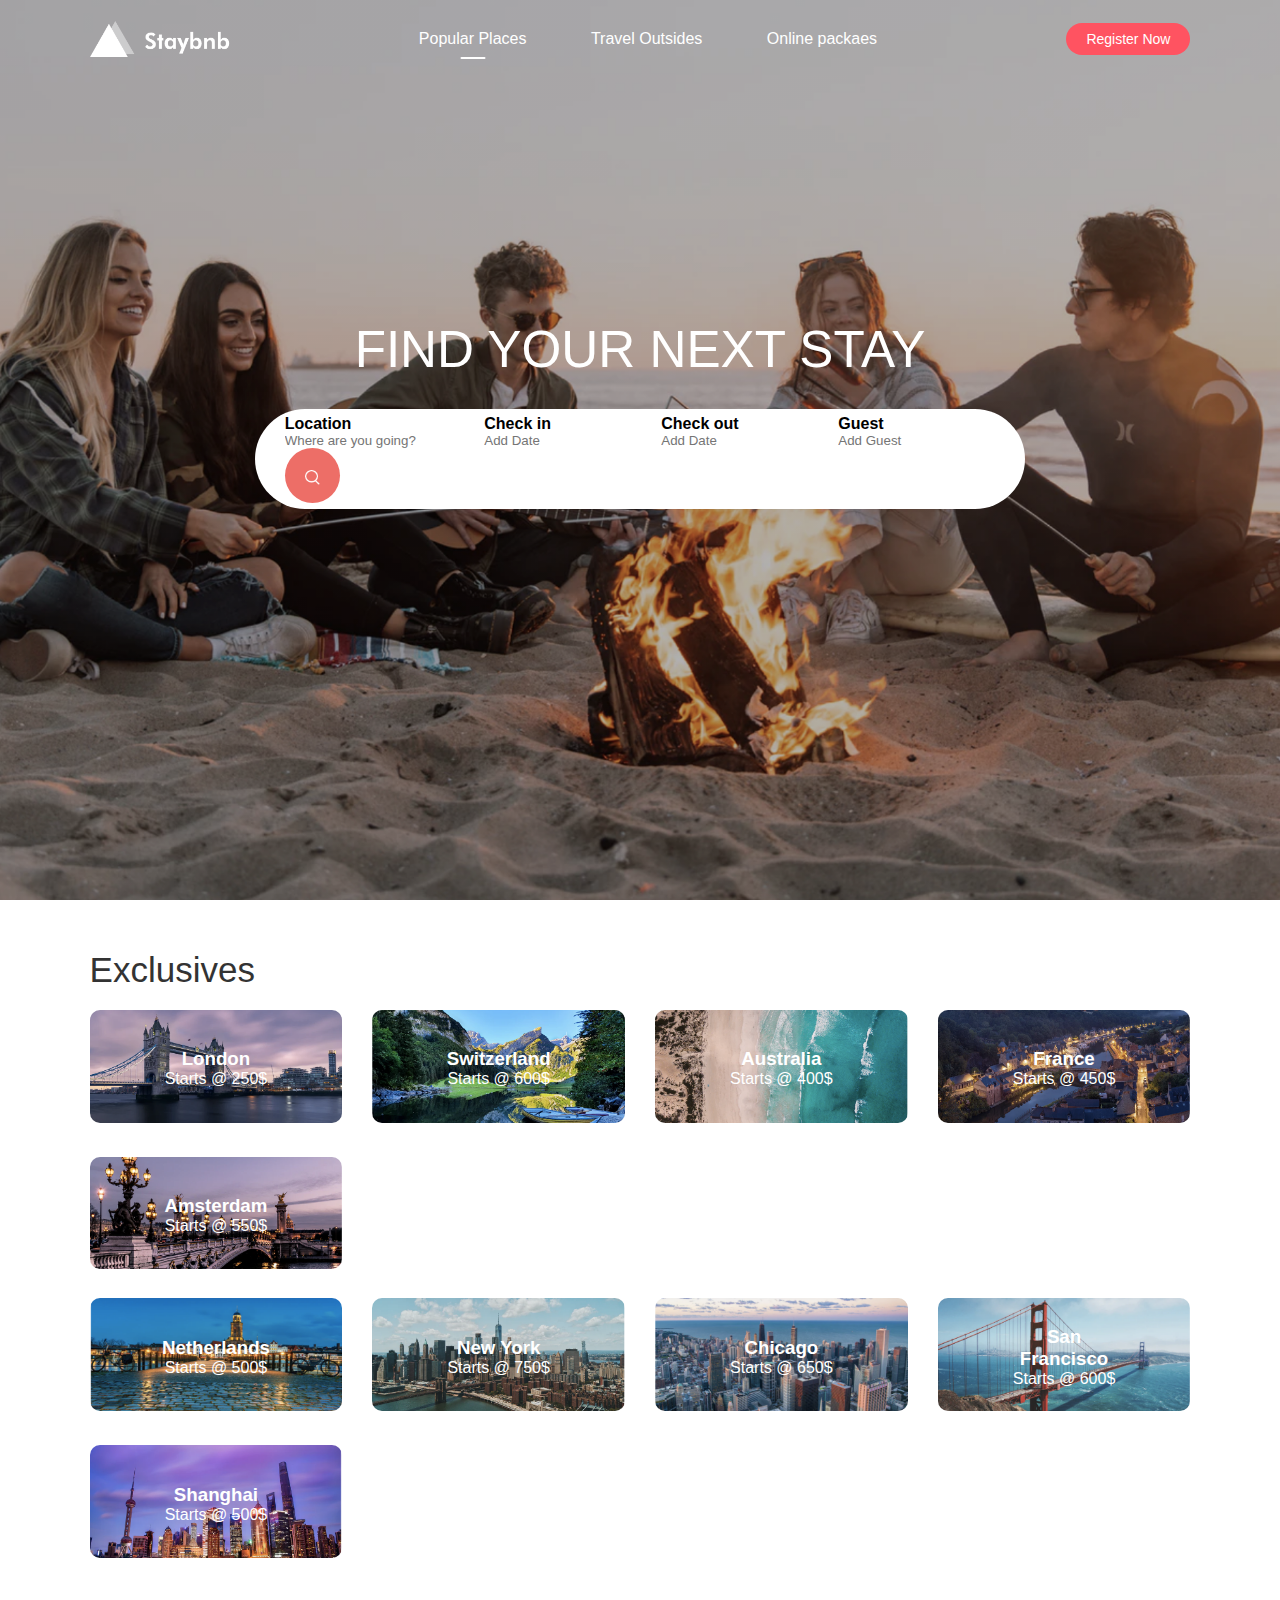
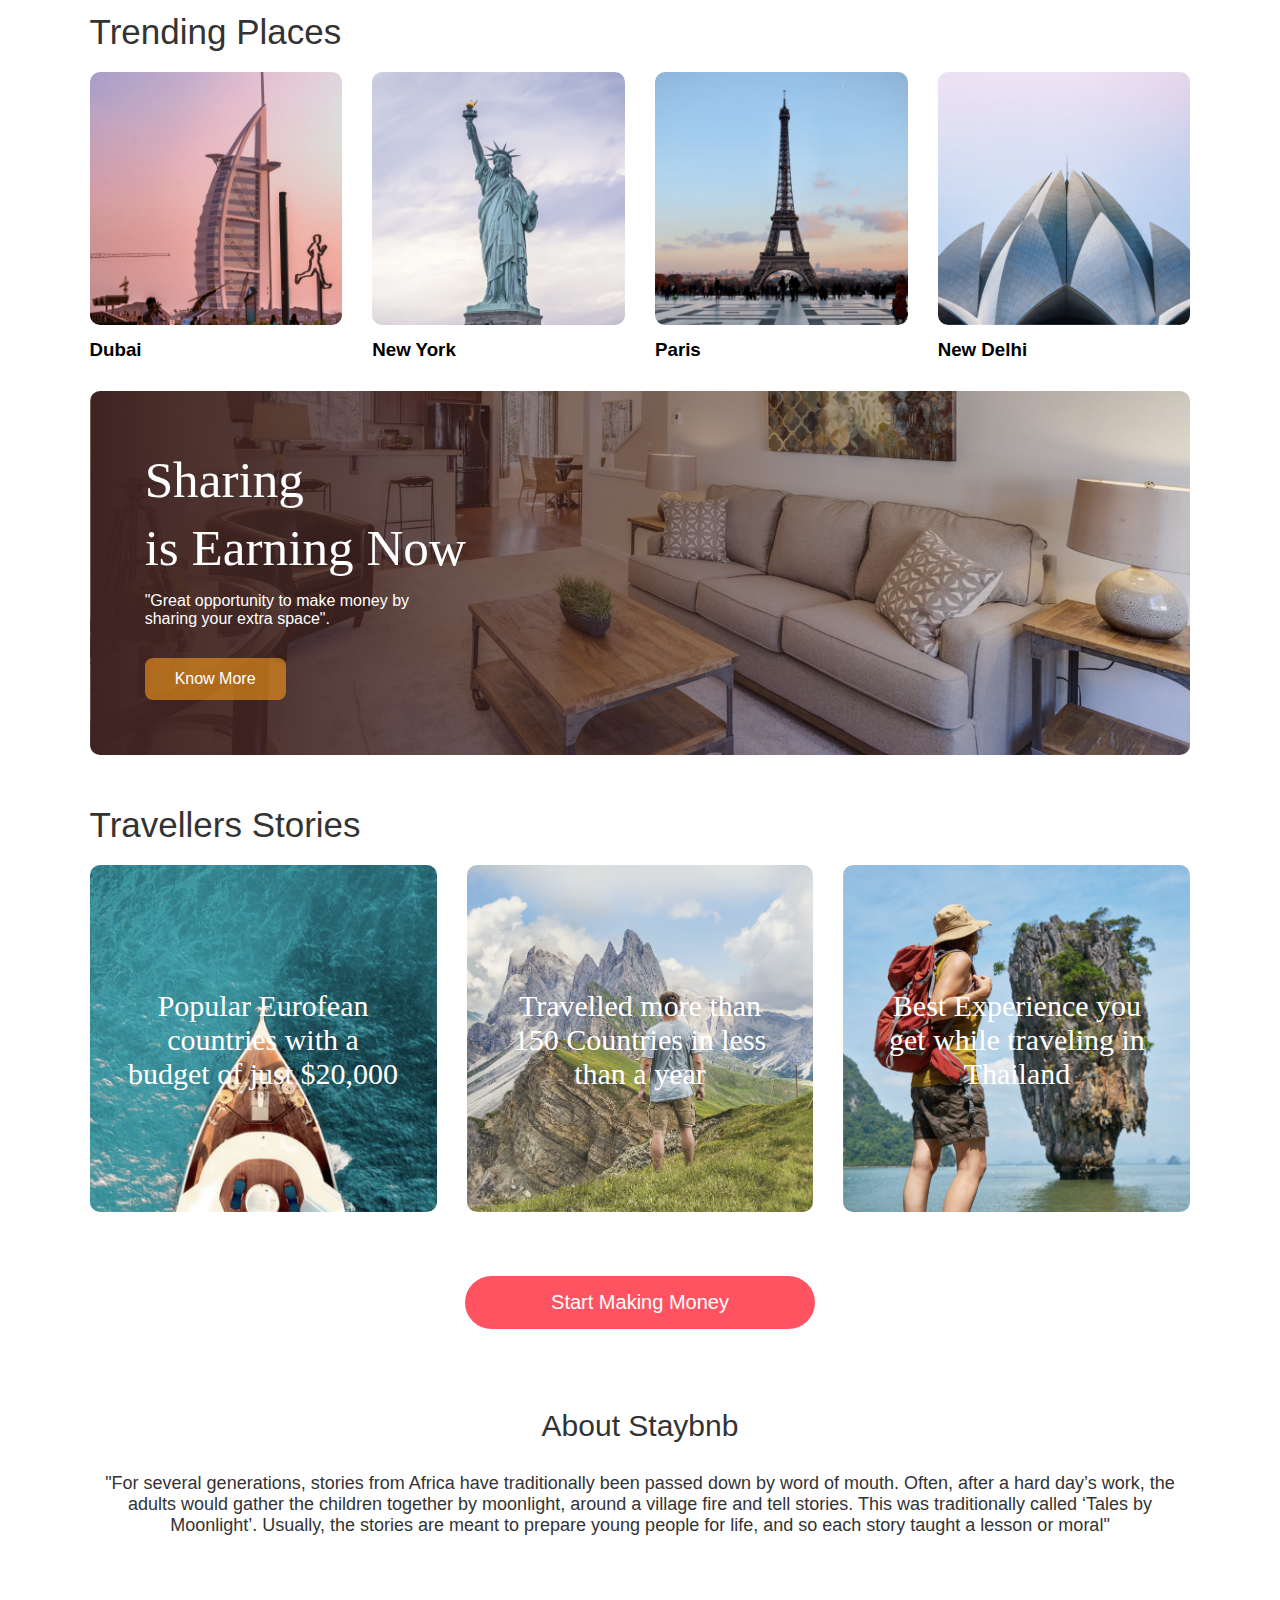
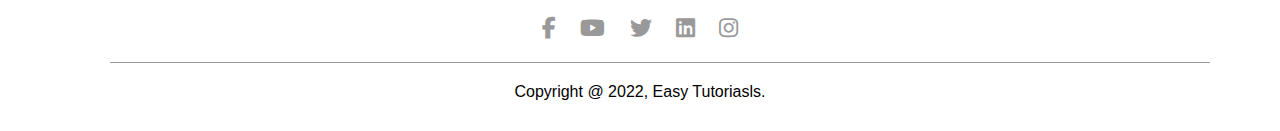
<file: Travelwebsite3/index.html>
<!DOCTYPE html>
<html lang="en">
<head>
    <meta charset="UTF-8">
    <meta name="viewport" content="width=device-width, initial-scale=1.0">
    <title>Staybnb - EASY TUTORIAL</title>
    <link rel="stylesheet" href="./style.css">
    <link rel="stylesheet" href="https://cdnjs.cloudflare.com/ajax/libs/font-awesome/6.4.2/css/all.min.css">
</head>
<body>
    <div class="header">
        <nav id="navBar">
            <img src="./images/logo.png" class="logo">
            <ul class="nav-links">
                <li><a href="" class="active"> Popular Places</a></li>
                <li><a href=""> Travel Outsides</a></li>
                <li><a href="./listing.html"> Online packaes</a></li>
                
            </ul>
            <a href="" class="reg-btn">Register Now</a>
            <i class="fa-solid fa-bars" onclick="togglebtn()"></i>
        </nav>
        <div class="container">
            <h1>FIND YOUR NEXT STAY</h1>
            <div class="section-bar">
                <form >
                    <div class="Location-input">
                        <label >Location</label>
                        <input type="text" placeholder="Where are you going?">
                    </div>
                    <div>
                        <label >Check in</label>
                        <input type="text" placeholder="Add Date">
                    </div>
                    <div>
                        <label >Check out</label>
                        <input type="text" placeholder="Add Date">
                    </div>
                    <div>
                        <label >Guest</label>
                        <input type="text" placeholder="Add Guest">
                    </div>
                    <button type="submit"><img src="./images/search.png"> </button>
                </form>
            </div>
        </div>
    </div>
    <!-- page 2----------------------------------- -->


    <div class="container">
        <h2 class="sub-title">Exclusives</h2>
        <div class="exclusives">
            <div>
                <img src="./images/image-1.png">
                <span>
                    <h3>London</h3>
                    <p>Starts @ 250$</p>
                </span>
            </div>
            <div>
                <img src="./images/image-2.png">
                <span>
                    <h3>Switzerland</h3>
                    <p>Starts @ 600$</p>
                </span>
            </div>
            <div>
                <img src="./images/image-3.png">
                <span>
                    <h3>Australia</h3>
                    <p>Starts @ 400$</p>
                </span>
            </div>
            <div>
                <img src="./images/image-4.png">
                <span>
                    <h3>France</h3>
                    <p>Starts @ 450$</p>
                </span>
            </div>
            <div>
                <img src="./images/image-5.png">
                <span>
                    <h3>Amsterdam</h3>
                    <p>Starts @ 550$</p>
                </span>
            </div>
            
        </div>
        <div class="exclusives">
            <div>
                <img src="./images/image-6.png">
                <span>
                    <h3>Netherlands</h3>
                    <p>Starts @ 500$</p>
                </span>
            </div>
            <div>
                <img src="./images/image-7.png">
                <span>
                    <h3>New York</h3>
                    <p>Starts @ 750$</p>
                </span>
            </div>
            <div>
                <img src="./images/image-8.png">
                <span>
                    <h3>Chicago</h3>
                    <p>Starts @ 650$</p>
                </span>
            </div>
            <div>
                <img src="./images/image-9.png">
                <span>
                    <h3>San Francisco</h3>
                    <p>Starts @ 600$</p>
                </span>
            </div>
            <div>
                <img src="./images/image-10.png">
                <span>
                    <h3>Shanghai</h3>
                    <p>Starts @ 500$</p>
                </span>
            </div>
        </div>


<!-- ----------------Trending Page--------------------- -->
        <h2 class="sub-title">Trending Places</h2>
        <div class="trending">
            <div>
                <img src="./images/dubai.png" >
                <h3>Dubai</h3>
            </div>
            <div>
                <img src="./images/new-york.png" >
                <h3>New York</h3>
            </div>
            <div>
                <img src="./images/paris.png" >
                <h3>Paris</h3>
            </div>
            <div>
                <img src="./images/new-delhi.png" >
                <h3>New Delhi</h3>
            </div>
        </div>
<!-- ---------------------Call to Action--------------- -->
            <div class="cta">
                <h3>Sharing <br>is Earning Now</h3>
                <p">"Great opportunity to make money by <br>sharing your extra space".</p>
                <a href="#" class="cta-btn">Know More</a>
            </div>
<!----------------- Travellers Stories --------------------->
            <h2 class="sub-title">Travellers Stories</h2> 
            <div class="stories">
                <div>
                    <img src="./images/story-1.png" >
                    <p>Popular Eurofean countries
                            with a budget of just $20,000</p>
                </div>
                <div>
                    <img src="./images/story-2.png" >
                    <p> Travelled more than 150 Countries in less than a year</p>
                    
                </div>
                <div>
                    <img src="./images/story-3.png" >
                    <p>Best Experience you get while traveling in Thailand</p>
                </div>
            </div>   
            <a href="" class="start-btn">Start Making Money</a>

<!-- -----------About Staybnb--------- -->
           <div class="about-msg">
                <h2>About Staybnb</h2>
                <p>"For several generations, stories from Africa have traditionally been passed down by word of mouth. Often, after a hard day’s work, the adults would gather the children together by moonlight, around a
                    village fire and tell stories. This was traditionally called ‘Tales by Moonlight’. Usually, the stories are meant to prepare young people for life, and so each story taught a lesson or moral"
                    </p>
           </div>
        <!-- -----------footer---------- -->
           <div class="footer">
                <a href="https://facebook.com/"><i class="fa-brands fa-facebook-f"></i></a>
                <a href="https://youtube.com/"><i class="fa-brands fa-youtube"></i></a>
                <a href="https://twitter.com/"><i class="fa-brands fa-twitter"></i></a>
                <a href="https://linkedin.com/"><i class="fa-brands fa-linkedin"></i></a>
                <a href="https://instagram.com/"><i class="fa-brands fa-instagram"></i></a>
                <hr>
                <p>Copyright @ 2022, Easy Tutoriasls.</p>
           </div>

    </div>

    <script>
        var navtag=document.getElementById("navBar");

        function togglebtn()
        {
            navtag.classList.toggle("hidemenu")
        }
    </script>
</body>
</html>
</file>
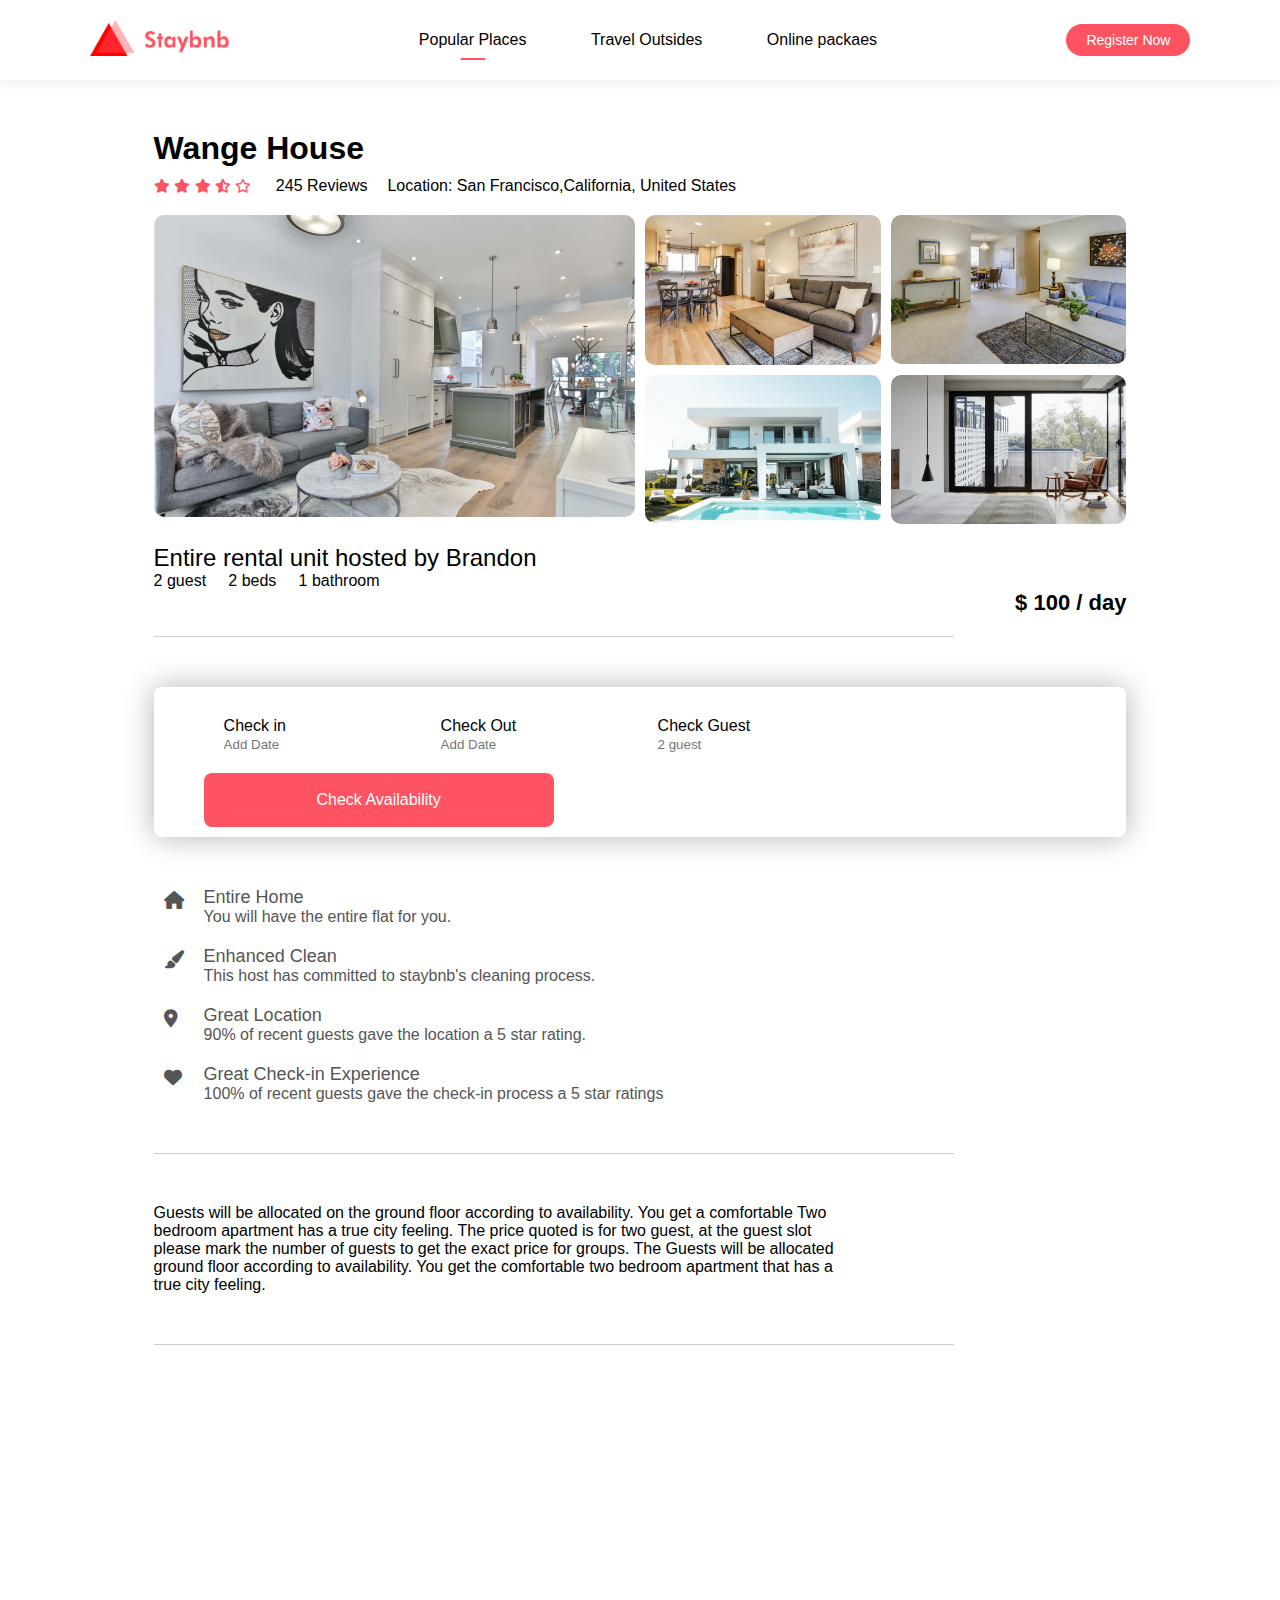
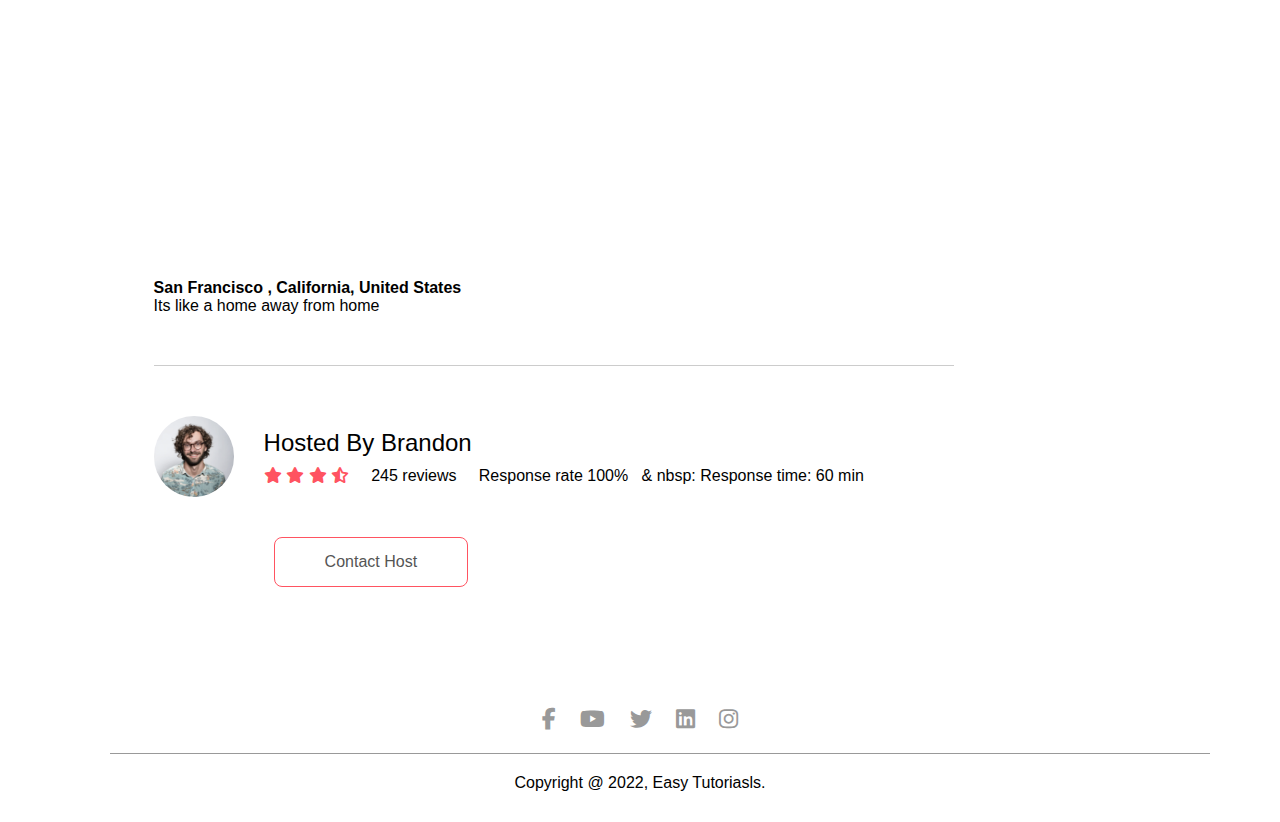
<file: Travelwebsite3/house.html>
<!DOCTYPE html>
<html lang="en">
<head>
    <meta charset="UTF-8">
    <meta name="viewport" content="width=device-width, initial-scale=1.0">
    <title>House Details Page - EASY TUTORIAL</title>
    <link rel="stylesheet" href="./style.css">
    <link rel="stylesheet" href="https://cdnjs.cloudflare.com/ajax/libs/font-awesome/6.4.2/css/all.min.css">
</head>
<body>
    
    <nav id="navBar" class="navbar-white">
        <a href="./index.html"><img src="./images/logo-red.png" class="logo"></a>
       
        <ul class="nav-links">
            <li><a href="" class="active"> Popular Places</a></li>
            <li><a href=""> Travel Outsides</a></li>
            <li><a href="./listing.html"> Online packaes</a></li>
            
        </ul>
        <a href="" class="reg-btn">Register Now</a>
        <i class="fa-solid fa-bars" onclick="togglebtn()"></i>
    </nav>

    <div class="house-details">
        <div class="house-title">
            <h1>Wange House</h1>
                <div class="row">
                    <div>
                        <i class="fa-solid fa-star"></i>
                        <i class="fa-solid fa-star"></i>
                        <i class="fa-solid fa-star"></i>
                        <i class="fa-solid fa-star-half-stroke"></i>
                        <i class="fa-regular fa-star"></i>
                        <span>245 Reviews</span>
                    </div>
                    <div>
                        <p>Location: San Francisco,California, United States </p>
                    </div>
                </div>
        </div>
        <div class="gallery">
            <div class="gallery-img1"><img src="./images/house-1.png" ></div>
            <div><img src="./images/house-2.png" ></div>
            <div><img src="./images/house-3.png" ></div>
            <div><img src="./images/house-4.png" ></div>
            <div><img src="./images/house-5.png" ></div>
        </div>
        <div class="small-details">
            <h2>Entire rental unit hosted by Brandon</h2>
            <p>2 guest &nbsp; &nbsp; 2 beds &nbsp; &nbsp; 1 bathroom</p>
             <h4>$ 100 / day</h4>
        </div>
        <hr class="line">
        <form class="check-form">
            <div>
                <label >Check in</label>
                <input type="text" placeholder="Add Date">
            </div>
            <div>
                <label >Check Out</label>
                <input type="text" placeholder="Add Date">
            </div>
            <div class="guest-field">
                <label >Check Guest</label>
                <input type="text" placeholder="2 guest">
            </div>
            <button type="submit"> Check Availability</button>
        </form>

            <ul class="details-list">
                <li><i class="fa-solid fa-house"></i>Entire Home
                    <span>You will have the entire flat for you.</span>
                </li>
                <li><i class="fa-solid fa-paintbrush"></i>Enhanced Clean
                    <span>This host has committed to staybnb's cleaning process.</span>
                </li>
                <li><i class="fa-solid fa-location-dot"></i>Great Location
                    <span>90% of recent guests gave the location a 5 star rating.
                        </span>
                </li>
                <li><i class="fa-solid fa-heart"></i>Great Check-in Experience
                    <span>100% of recent guests gave the check-in process a 5 star ratings
                    </span>
                </li>
            </ul>
        <hr class="line">
            <p class="home-desc">Guests will be allocated on the ground floor according to availability. You get a
                comfortable Two bedroom apartment has a true city feeling. The price quoted is for
                two guest, at the guest slot please mark the number of guests to get the exact price
                for groups. The Guests will be allocated ground floor according to availability. You
                get the comfortable two bedroom apartment that has a true city feeling.</p>

        <hr class="line">      

            <div class="map">
                <iframe src="https://www.google.com/maps/embed?pb=!1m18!1m12!1m3!1d100939.9964106335!2d-122.5200013022314!3d37.757807037705525!2m3!1f0!2f0!3f0!3m2!1i1024!2i768!4f13.1!3m3!1m2!1s0x80859a6d00690021%3A0x4a501367f076adff!2sSan%20Francisco%2C%20CA%2C%20USA!5e0!3m2!1sen!2sin!4v1697872150006!5m2!1sen!2sin" 
                width="600" height="450" style="border:0;" allowfullscreen="" loading="lazy" referrerpolicy="no-referrer-when-downgrade"></iframe>
                <b>San Francisco , California, United States</b>
                <p>Its like a home away from home</p>
            </div>

        <hr class="line">

            <div class="host">
                <img src="./images/host.png" >
                <div>
                    <h2>Hosted By Brandon</h2>
                    <p><span>
                        <i class="fa-solid fa-star"></i>
                        <i class="fa-solid fa-star"></i>
                        <i class="fa-solid fa-star"></i>
                        <i class="fa-solid fa-star-half-stroke"></i> 
                    </span>&nbsp; &nbsp; 245 reviews &nbsp; &nbsp; Response rate 100% &nbsp; &
                    nbsp: Response time: 60 min </p>
                    
                </div>
            </div>
                <a href="#" class="contact-host">Contact Host</a>
 </div>
<div class="container">
    <div class="footer">
        <a href="https://facebook.com/"><i class="fa-brands fa-facebook-f"></i></a>
        <a href="https://youtube.com/"><i class="fa-brands fa-youtube"></i></a>
        <a href="https://twitter.com/"><i class="fa-brands fa-twitter"></i></a>
        <a href="https://linkedin.com/"><i class="fa-brands fa-linkedin"></i></a>
        <a href="https://instagram.com/"><i class="fa-brands fa-instagram"></i></a>
        <hr>
        <p>Copyright @ 2022, Easy Tutoriasls.</p>
    </div>
</div>
    <script>
        var navtag=document.getElementById("navBar");

        function togglebtn()
            {
                navtag.classList.toggle("hidemenu")
            }
    </script>


</body>
</html>
</file>
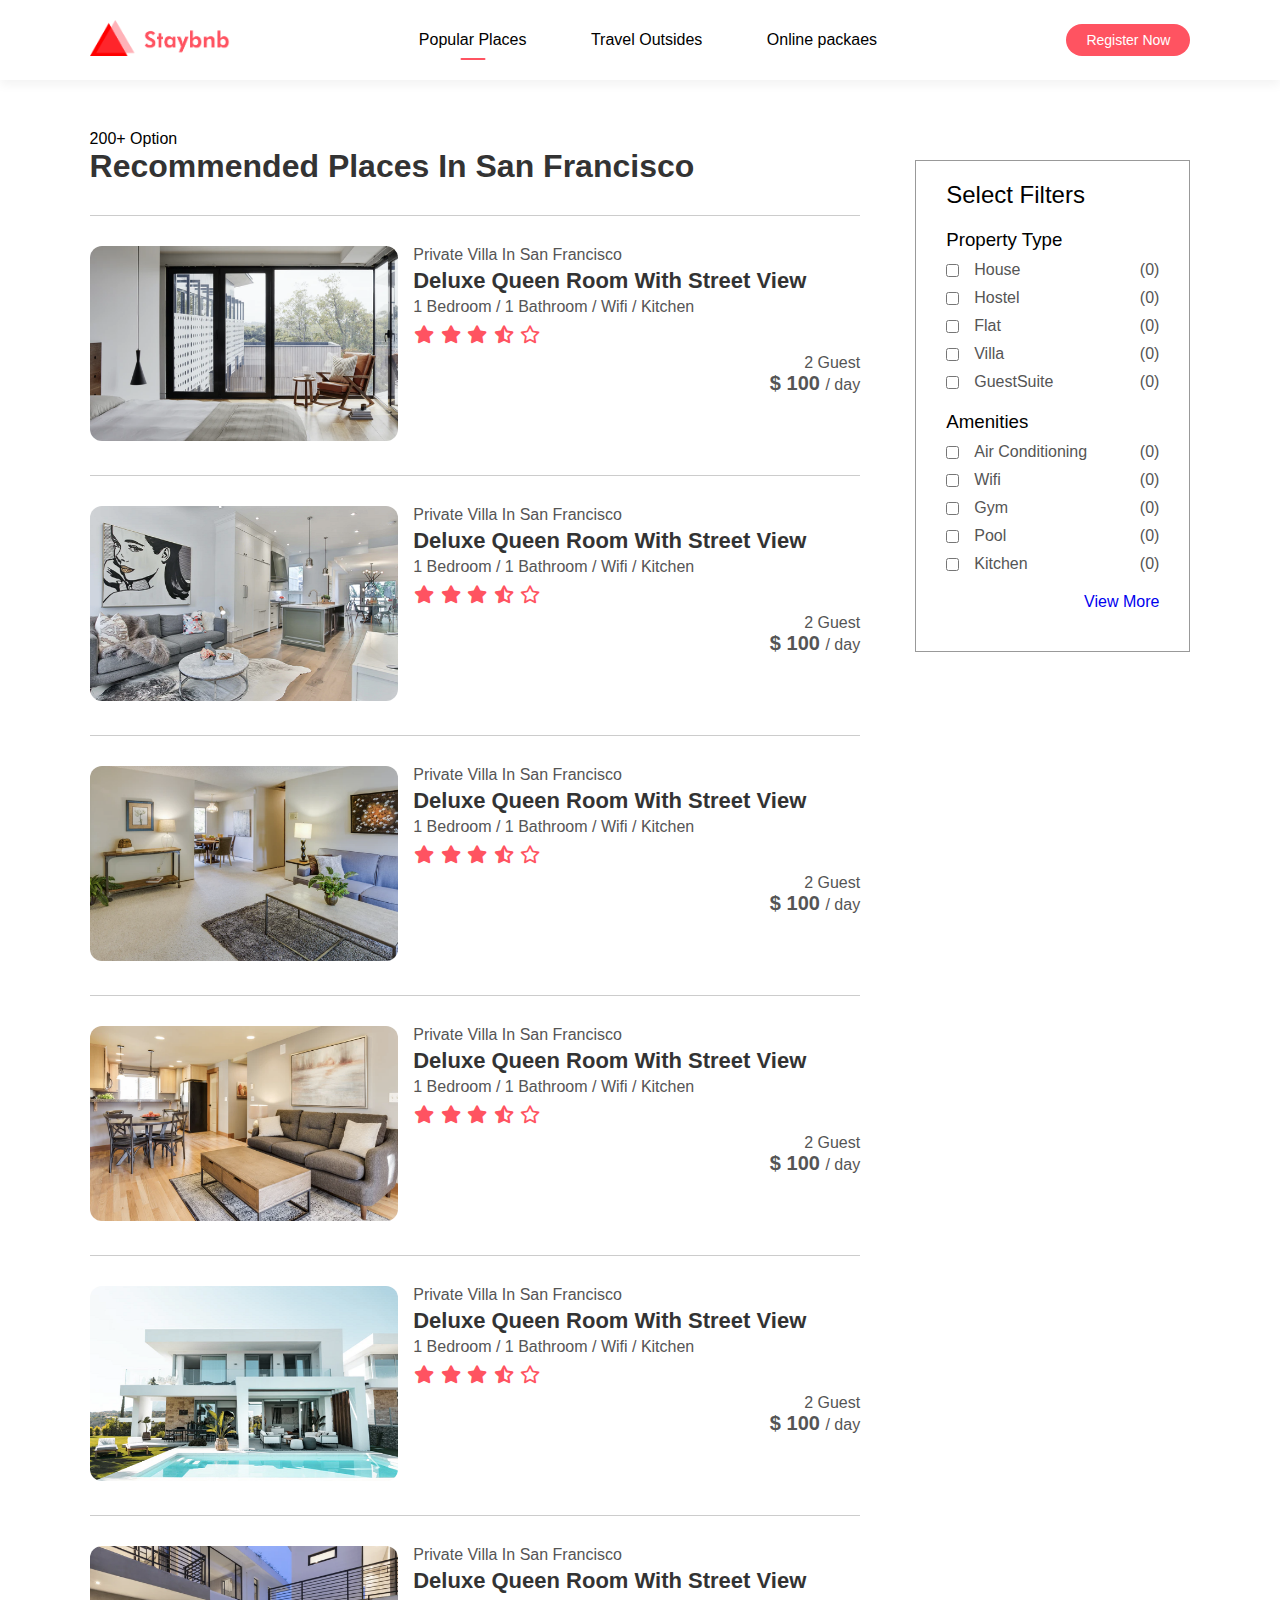
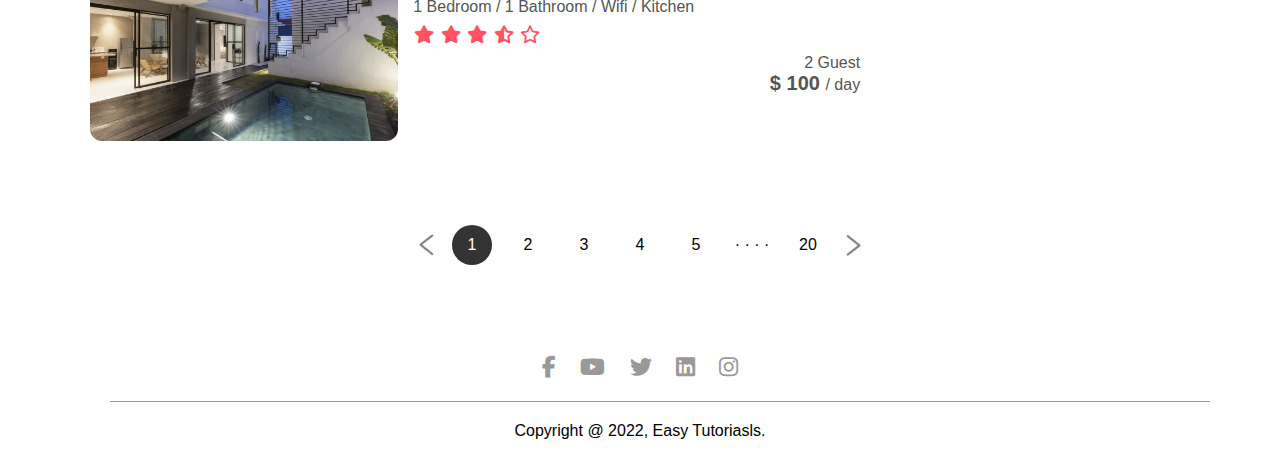
<file: Travelwebsite3/listing.html>
<!DOCTYPE html>
<html lang="en">
<head>
    <meta charset="UTF-8">
    <meta name="viewport" content="width=device-width, initial-scale=1.0">
    <title>Listing Page - EASY TUTORIAL</title>
    <link rel="stylesheet" href="./style.css">
    <link rel="stylesheet" href="https://cdnjs.cloudflare.com/ajax/libs/font-awesome/6.4.2/css/all.min.css">
</head>
<body>
   
    <nav id="navBar" class="navbar-white">
        <a href="./index.html"><img src="./images/logo-red.png" class="logo"></a>
        <ul class="nav-links">
            <li><a href="" class="active"> Popular Places</a></li>
            <li><a href=""> Travel Outsides</a></li>
            <li><a href="./listing.html"> Online packaes</a></li>
            
        </ul>
        <a href="" class="reg-btn">Register Now</a>
        <i class="fa-solid fa-bars" onclick="togglebtn()"></i>
    </nav>

     
    <div class="container">
        <div class="list-container">
            <div class="left-col">
                <p>200+ Option</p>
                <h1>Recommended Places In San Francisco</h1>
                <div class="house">
                    <div class="house-img">
                        <img src="./images/image-s1.png" >
                    </div>
                    <div class="house-info">
                        <p>Private Villa In San Francisco</p>
                        <h3>Deluxe Queen Room With Street View</h3>
                        <p>1 Bedroom / 1 Bathroom / Wifi / Kitchen</p>
                        <i class="fa-solid fa-star"></i>
                        <i class="fa-solid fa-star"></i>
                        <i class="fa-solid fa-star"></i>
                        <i class="fa-solid fa-star-half-stroke"></i>
                        <i class="fa-regular fa-star"></i>
                        <div class="house-price">
                            <p>2 Guest</p>
                            <h4>$ 100 <span> / day </span></h4>
                        </div>
                    </div>
                </div>
                <div class="house">
                    <div class="house-img">
                        <img src="./images/image-s2.png" >
                    </div>
                    <div class="house-info">
                        <p>Private Villa In San Francisco</p>
                        <h3>Deluxe Queen Room With Street View</h3>
                        <p>1 Bedroom / 1 Bathroom / Wifi / Kitchen</p>
                        <i class="fa-solid fa-star"></i>
                        <i class="fa-solid fa-star"></i>
                        <i class="fa-solid fa-star"></i>
                        <i class="fa-solid fa-star-half-stroke"></i>
                        <i class="fa-regular fa-star"></i>
                        <div class="house-price">
                            <p>2 Guest</p>
                            <h4>$ 100 <span> / day </span></h4>
                        </div>
                    </div>
                </div>
                <div class="house">
                    <div class="house-img">
                        <img src="./images/image-s3.png" >
                    </div>
                    <div class="house-info">
                        <p>Private Villa In San Francisco</p>
                        <h3>Deluxe Queen Room With Street View</h3>
                        <p>1 Bedroom / 1 Bathroom / Wifi / Kitchen</p>
                        <i class="fa-solid fa-star"></i>
                        <i class="fa-solid fa-star"></i>
                        <i class="fa-solid fa-star"></i>
                        <i class="fa-solid fa-star-half-stroke"></i>
                        <i class="fa-regular fa-star"></i>
                        <div class="house-price">
                            <p>2 Guest</p>
                            <h4>$ 100 <span> / day </span></h4>
                        </div>
                    </div>
                </div>
                <div class="house">
                    <div class="house-img">
                        <img src="./images/image-s4.png" >
                    </div>
                    <div class="house-info">
                        <p>Private Villa In San Francisco</p>
                        <h3>Deluxe Queen Room With Street View</h3>
                        <p>1 Bedroom / 1 Bathroom / Wifi / Kitchen</p>
                        <i class="fa-solid fa-star"></i>
                        <i class="fa-solid fa-star"></i>
                        <i class="fa-solid fa-star"></i>
                        <i class="fa-solid fa-star-half-stroke"></i>
                        <i class="fa-regular fa-star"></i>
                        <div class="house-price">
                            <p>2 Guest</p>
                            <h4>$ 100 <span> / day </span></h4>
                        </div>
                    </div>
                </div>
                <div class="house">
                    <div class="house-img">
                        <img src="./images/image-s5.png" >
                    </div>
                    <div class="house-info">
                        <p>Private Villa In San Francisco</p>
                        <h3>Deluxe Queen Room With Street View</h3>
                        <p>1 Bedroom / 1 Bathroom / Wifi / Kitchen</p>
                        <i class="fa-solid fa-star"></i>
                        <i class="fa-solid fa-star"></i>
                        <i class="fa-solid fa-star"></i>
                        <i class="fa-solid fa-star-half-stroke"></i>
                        <i class="fa-regular fa-star"></i>
                        <div class="house-price">
                            <p>2 Guest</p>
                            <h4>$ 100 <span> / day </span></h4>
                        </div>
                    </div>
                </div>
                <div class="house">
                    <div class="house-img">
                        <img src="./images/image-s6.png" >
                    </div>
                    <div class="house-info">
                        <p>Private Villa In San Francisco</p>
                        <h3>Deluxe Queen Room With Street View</h3>
                        <p>1 Bedroom / 1 Bathroom / Wifi / Kitchen</p>
                        <i class="fa-solid fa-star"></i>
                        <i class="fa-solid fa-star"></i>
                        <i class="fa-solid fa-star"></i>
                        <i class="fa-solid fa-star-half-stroke"></i>
                        <i class="fa-regular fa-star"></i>
                        <div class="house-price">
                            <p>2 Guest</p>
                            <h4>$ 100 <span> / day </span></h4>
                        </div>
                    </div>
                </div>
            </div>
            <div class="right-col">
               <div class="side-bar">
                        <h2>Select Filters</h2>
                         <h3>Property Type</h3>
                    <div class="filter">
                        <input type="checkbox" ><p>House</p> <span> (0)</span>
                    </div>

                    <div class="filter">
                        <input type="checkbox" ><p>Hostel</p> <span> (0)</span>
                    </div>

                     <div class="filter">
                         <input type="checkbox" ><p>Flat</p> <span> (0)</span>
                     </div>

                     <div class="filter">
                         <input type="checkbox" ><p>Villa</p> <span> (0)</span>
                    </div>

                    <div class="filter">
                        <input type="checkbox" ><p>GuestSuite</p> <span> (0)</span>
                   </div>

                   <h3>Amenities</h3>
                   <div class="filter">
                        <input type="checkbox" ><p>Air Conditioning</p> <span> (0)</span>
                   </div>

                   <div class="filter">
                        <input type="checkbox" ><p>Wifi</p> <span> (0)</span>
                   </div>

                   <div class="filter">
                        <input type="checkbox" ><p>Gym</p> <span> (0)</span>
                   </div>

                   <div class="filter">
                        <input type="checkbox" ><p>Pool</p> <span> (0)</span>
                   </div>

                   <div class="filter">
                        <input type="checkbox" ><p>Kitchen</p> <span> (0)</span>
                   </div>

                   <div class="sidebar-links">
                        <a href="#">View More</a>
                   </div>
               </div>
            </div>
        </div>

        <div class="pagination">
            <img src="./images/arrow.png">
            <span class="current">1</span>
            <span>2</span>
            <span>3</span>
            <span>4</span>
            <span>5</span>
            <span>&middot; &middot; &middot; &middot; </span>
            <span>20</span>
            <img src="./images/arrow.png" class="right-arrow">
        </div>

        <!-- -----------footer---------- -->
         <div class="footer">
            <a href="https://facebook.com/"><i class="fa-brands fa-facebook-f"></i></a>
            <a href="https://youtube.com/"><i class="fa-brands fa-youtube"></i></a>
            <a href="https://twitter.com/"><i class="fa-brands fa-twitter"></i></a>
            <a href="https://linkedin.com/"><i class="fa-brands fa-linkedin"></i></a>
            <a href="https://instagram.com/"><i class="fa-brands fa-instagram"></i></a>
            <hr>
            <p>Copyright @ 2022, Easy Tutoriasls.</p>
        </div>
    </div>
    

   <script>
            var navtag=document.getElementById("navBar");

            function togglebtn()
                {
                    navtag.classList.toggle("hidemenu")
                }
    </script>

</body>
</html>
</file>
<file: Travelwebsite3/style.css>
*
{
    padding: 0;
    margin: 0;
    box-sizing: border-box;
    font-family: 'Poppins', sans-serif;
}
.header
{
    width: 100%;
    min-height: 100vh;
    background-image: linear-gradient(rgba(0,0,0,0.3),rgba(0,0,0,0.3)),url(./images/banner.png);
    background-size: cover;
    background-position: center;
}
nav
{
    display: flex;
    justify-content: space-between;
    align-items: center;
    padding: 20px 7%;
}
.logo
{
    width: 140px;
    cursor: pointer;
}
.nav-links li
{
    list-style-type: none;
    display: inline-block;
    margin: 10px 30px;
}
.nav-links li a
{
    text-decoration: none;
    color: #fff;
}
nav .fa-bars
{
    display: none;
}
.active
{
    position: relative;
}
.active::after
{
    position: absolute;
    left: 50%;
    width:25px;
    height: 2px;
    content: '';
    background-color: #fff;
    bottom: -12px;
    transform: translateX(-50%);
    border-radius: 2px;
}
.reg-btn
{
    padding: 8px 20px;
    background-color: #fff;
    color: #000;
    border-radius: 20px;
    text-decoration: none;
    font-size: 14px;
}
.container
{
    padding: 0 7%;
}
.header h1
{
    font-size: 4vw;
    font-weight: 500;
    text-align: center;
    color: #fff;
    padding-top: 22%;
}
.section-bar
{
    background-color: #fff;
    width: 70%;
    margin: 30px auto;
    padding: 6px 10px 6px 30px;
    border-radius: 50px ;
}
.section-bar form
{
    display: flex;
    align-items: center;
    flex-wrap: wrap;
}
.Location-input
{
    flex: 1;
}
.section-bar form label
{
    font-weight: 600;
}
.section-bar form input
{
    display: block;
    border: 0;
    outline: none;
    background: transparent;
}
.section-bar form button
{
    width: 55px;
    height: 55px;
    cursor: pointer;
    background-color: #ed6e67;
    border-radius: 50px;
    border: 0;
    outline: none;
}
.section-bar form button img
{
    width: 15px;
    margin-top: 7px;
}
/*--------------------page 2----------------*/


.sub-title
{
    margin: 50px 0 20px;
    font-size: 35px;
    font-weight: lighter;
    color: #333;
}
.exclusives
{
    display: grid;
    grid-template-columns: repeat(auto-fit,minmax(200px,1fr));
    grid-gap: 30px;
    margin-bottom: 25px;
}
.exclusives div img
{
    width: 100%;
    border-radius: 10px;
}
.exclusives div
{
    position: relative;
}
.exclusives div span
{
    position: absolute;
    top: 50%;
    left: 50%;
    transform: translate(-50%,-50%);
    color:#fff;
    text-align: center;
}


/* -------------------Trending Places------------- */
.trending
{
    display: grid;
    grid-template-columns: repeat(auto-fit,minmax(200px,1fr));
    grid-gap: 30px;
    margin-bottom: 30px
}
.trending div img
{
    width: 100%;
    border-radius: 10px;
}
.trending h3
{
    font-weight: 600;
    margin-top: 10px;
}

/* ----------------------CAll To Action--------------- */
.cta
{
    margin: 8px 0;
    background-image: linear-gradient(to right, #3f2321,transparent),url(./images/banner-2.png);
    background-size: cover;
    background-position: center;
    border-radius: 10px;
    padding: 5%;
    color: #fff;
    
}
.cta h3
{
    font-size: 4vw;
    line-height: 5.3vw;
    font-weight: 500;
    font-family: cursive;
    margin-bottom: 10px;
}
.cta p
{
    
    font-size: 18px;
    margin: 10px 0;
    
}
.cta-btn 
{
    background: #f8981a9a;
    color: #fff;
    padding: 12px 30px;
    border-radius: 8px;
    margin-top: 20px;
    text-decoration: none;
    display: inline-block;
}
/*-------------------Travellers Stories-------------------*/
.stories
{
    display: grid;
    grid-template-columns: repeat(auto-fit,minmax(200px,1fr));
    grid-gap: 30px;
    margin-bottom: 30px;
}
.stories div img
{
    width: 100%;
    border-radius: 10px;
}
.stories div
{
    position: relative;
    text-align: center;
}
.stories p
{
    width: 80%;
    position: absolute;
    top: 50%;
    left: 50%;
    transform: translate(-50%,-50%);
    font-family: cursive;
    font-size: 30px;
    color: #fff;
}
.start-btn
{
    text-align: center;
    text-decoration: none;
    background: #ff5361;
    color: #fff;
    display: block;
    font-size: 20px;
    padding: 15px ;
    width: 100%;
    max-width: 350px;
    margin: 60px auto;
    border-radius: 30px;
}
/* About Staybnb */
.about-msg
{
    text-align: center;
    margin: 80px 0;
    font-size: 18px;
    color: #333;
}
.about-msg  h2
{
    font-size: 30px;
    margin-bottom: 30px;
    font-weight: 500;
}
/* ------------------------footer---------------- */
.footer
{
    margin: 80px 0 10px;
    text-align: center;
}
.footer a
{
    text-decoration: none;
    color: #999;
    font-size: 22px;
    margin: 0 10px;
}
.footer hr
{
    background-color: #999;
    width: 100%;
    height: 1px;
    border: 0;
    margin: 20px;
}
.footer p
{
    padding-bottom: 20px;
}


/* ----------------smaller screen 700px---------- */
@media only screen and (max-width:700px)
{
    .logo
    {
        position: fixed;
        top: 4%;
        left: 7%;
    }
    nav
    {
        position: fixed;
        top: 0;
        z-index: 100;
        display: inline-block;
        width: 100%;
        padding: 100px 7% 0;
        background-color: #000;
        text-align: right;
        max-height: 100px;
        overflow: hidden;
        transition: max-height 0.5s;
    }
    nav .nav-links
    {
        margin:  10px 0;
        display: block;
    }
    .reg-btn
    {
        display: inline-block;
        margin: 15px 0 30px;
    }
    nav .fa-bars
    {
        display: block;
        position: fixed;
        top: 4%;
        right: 7%;
        color: #fff;
        font-size: 28px;
    }
    .active::after
    {
   
        left: -40px;
        bottom: 50%;
    transform: translate(0,50%);
    }
    .hidemenu
    {
        max-height: 300px;
    }
    .header h1
    {
        padding-top: 200px;
        font-size: 7vw ;
    }
    .section-bar
    {
        width: 90%;
        margin: 30px auto;
        padding: 20px 10px 30px;
        border-radius: 5px;
        position: relative;
    }
    .section-bar form
    {
        display: block;
    }
    .section-bar form input
    {
        border-bottom: 1px solid#ddd;
        width: 100%;
        margin-top: 10ox;
        margin-bottom: 20px;
        padding-bottom: 10px;
    }
    .section-bar form button
    {
        position: absolute;
        left: 50%;
        bottom: 0;
        transform: translate(-50%, 50%);
    }
    .cta
    {
        padding: 15% 5%;
    }
    .cta h3
    {
        font-size: 7vw;
        line-height: 8vw;
    }
    .cta p
    {
        font-size: 14px;
    }
    .cta-btn
    {
        padding: 6px 15px;
        margin-top: 10px;
        border-radius: 4px;
        font-size: 14px;
    }
    .stories p
    {
        font-size: 22px;
    }
    .about-msg
    {
        font-size: 15px;
    }
}

/* -----------------------------Listing page(listing.html)--------------------- */

.navbar-white
{
    background-color: #fff;
    box-shadow: 0 5px 10px rgba(0,0,0,0.05);
}

.navbar-white .nav-links li a
{
    color: #000;
}
.reg-btn
{
    background-color:#ff5361;
    color: #fff;
}
nav .fa-bars
{
    color: #000 !important;
}
.navbar-white .active::after
{
    background-color: #ff5361;
}
.list-container
{
    display: flex;
    justify-content: space-between;
    flex-wrap: wrap;
    margin-top: 50px;
}
.left-col
{
    flex-basis: 70%;
}
.right-col
{
    flex-basis: 25%;
}
.left-col h1
{
    margin-bottom: 30px;
    color: #333;
    font-weight: 600;
}
.house
{
    display: flex;
    justify-content: space-between;
    flex-wrap: wrap;
    padding: 30px 0 ;
    border-top: 1px solid #ccc;
}
.house-img
{
    flex-basis: 40%;
}
.house-info
{
    flex-basis: 58%;
    color: #555;
}
.house-img img
{
    width: 100%;
    border-radius: 12px;
}
.house-info h3
{
    font-weight: 600;
    font-size: 22px;
    color: #333;
    margin: 4px 0;

}
.house-info i
{
    color: #ff5361;
    margin: 10px 1px;
    font-size: 18px;
}
.house-price
{
    text-align: right;
}
.house-price h4
{
    font-size: 20px;
}
.house-price h4 span
{
    font-size: 16px;
    font-weight: 500;
}
.side-bar
{
    padding: 20px 30px;
    border: 1px solid #999;
    margin-top: 30px;
}
.side-bar h2
{
    font-weight: 500;
}
.side-bar h3
{
    font-weight: 500;
    margin: 20px 0 10px;
}
.filter
{
    display: flex;
    align-items: center;
    margin-bottom: 10px;
    color: #555;
}
.filter p
{
    flex: 1;
}
.filter input
{
    margin-right: 15px;
    cursor: pointer;
}
.sidebar-links
{
    text-align: right;
    margin: 20px 0;
}
.sidebar-links a
{
    text-decoration: none;
}
.pagination 
{
    display: flex;
    align-items: center;
    justify-content: center;
    margin: 40px 0;
}
.pagination img
{
    width: 15px;
    margin: 10px;
}
.pagination .right-arrow
{
    transform: rotate(180deg);
}
.pagination span
{
    width:  40px;
    height: 40px;
    margin: 10px 8px;
    line-height: 40px;
    text-align: center;
    cursor: pointer;
    border-radius: 50%;
}
.pagination .current
{
    background-color: #333;
    color: #fff;
}

/* -----------------media query for listing page(listing.html)----------------- */

@media only screen and (max-width:700px)
{
    .list-container
    {
        margin-top: 150px;
    }
    .left-col, .right-col, .house-img, .house-info
    {
        flex-basis: 100%;
    }
    .left-col h1
    {
        font-size: 22px;
    }
    .house-info h3
    {
        font-size: 18px;
    }
    .house-info i
    {
        font-size: 16px;
    }
    .pagination span
    {
        margin: 10px 2px;
        width: 30px;
        height: 30px;
        line-height: 30px;
        font-size: 12px;
    }

}


/* house details (house.html) */
.house-details
{
    padding: 0 12%;
}
.house-title
{
    margin-top: 50px;
}
.house-title h1
{
    font-weight: 600;
}
.house-title .row
{
    display: flex;
    flex-wrap: wrap;
    align-items: center;
    margin: 10px 0;
}
.house-title .row span
{
    margin: 0 20px;
}
.house-title .row i
{
    color: #ff5361;
    font-size: 14px;
}
.gallery
{
    display: grid;
    grid-gap: 10px;
    grid-template-areas: 'first first . .''first first. .';
    margin: 20px 0;
}
.gallery div img
{
    width: 100%;
    display: block;
    border-radius: 10px;
}
.gallery-img1
{
    grid-area: first;
}
.small-details h2
{
    font-weight: 500;
}

.small-details h4
{
    text-align: right;
    font-size: 22px;
}
.line
{
    width: 100%;
    height: 1px;
    border: 0;
    max-width: 800px;
    margin: 20px 0 50px;
    background-color: #ccc;
}
.check-form
{
    display: flex;
    flex-wrap: wrap;
    background-color: #fff;
    border-radius: 8px;
    padding: 10px 50px;
    margin: 30px 0;
    box-shadow: 0 0 30px rgba(0,0,0,0.3);
}
.check-form label
{
    display: block;
}
.check-form div
{
    padding: 20px ;
}
.check-form input
{
    outline: none;
    border: 0;
    background: transparent;
}
.check-form button
{
    outline: none;
    border: 0;
    background-color: #ff5361;
    border-radius: 8px;
    padding: 18px;
    font-size: 16px;
    width: 350px;
    color: #fff;
}
.guest-field
{
    flex: 1;
}
.details-list
{
    list-style: none;
    margin: 50px 0;
}
.details-list li
{
    font-size: 18px;
    font-weight: 500;
    margin-bottom: 20px;
    margin-left: 50px;
    color: #555;
    position: relative;
}
.details-list li span
{
    display: block;
    font-size: 16px;
    font-weight: 400;
}
.details-list i
{
    position: absolute;
    top: 5px;
    left: -40px;
}
.home-desc
{
    max-width: 700px;
    margin-bottom: 50px;
}
.map
{
    margin: 50px 0;
}
.map iframe
{
    width: 100%;
    margin-bottom: 30px;
}
.host
{
    display: flex;
    align-items: center;
}
.host img
{
    width: 80px;
    border-radius: 50px;
    margin-right: 30px;
}
.host h2
{
    margin-bottom: 10px;
    font-weight: 500;
}
.host i
{
    color: #ff5361;
}
.contact-host 
{
    text-decoration: none;
    margin: 40px 0 40px 120px;
    display: inline-block;
    padding: 15px 50px;
    border-radius: 8px;
    border: 1px solid #ff5361;
    color: #555;

}

/* -----------------------Media query for house page(house.html)----------- */
@media only screen and (max-width:700px)
{
    .house-details
    {
        margin-top: 150px;
    }
    .row p
    {
        margin-top: 10px;
    }
    .gallery 
    {
        grid-template-areas: 'first first' '. .' '. .';
    }
    .small-details h2
    {
        margin-top: 24px;
        font-size: 18px;
    }
    .small-details h4
    {
        font-size: 18px;
        text-align: left;
        margin: 10px 0;
    }
    .check-form
    {
        padding: 10px 30px;
    }
    .check-form div
    {
        padding: 20px 0;
        width: 100%;
    }
    .check-form input
    {
        width: 100%;
        border-bottom: 1px solid #ccc;
        padding-bottom: 5px;
    }
    .check-form button
    {
        margin: 10px 0 14px;
        border-radius: 4px;
        font-size: 14px;
    }
    .host
    {
        display: block;
        line-height: 28px;
    }
    .contact-host
    {
        margin: 40px 0;
    }
}
</file>
